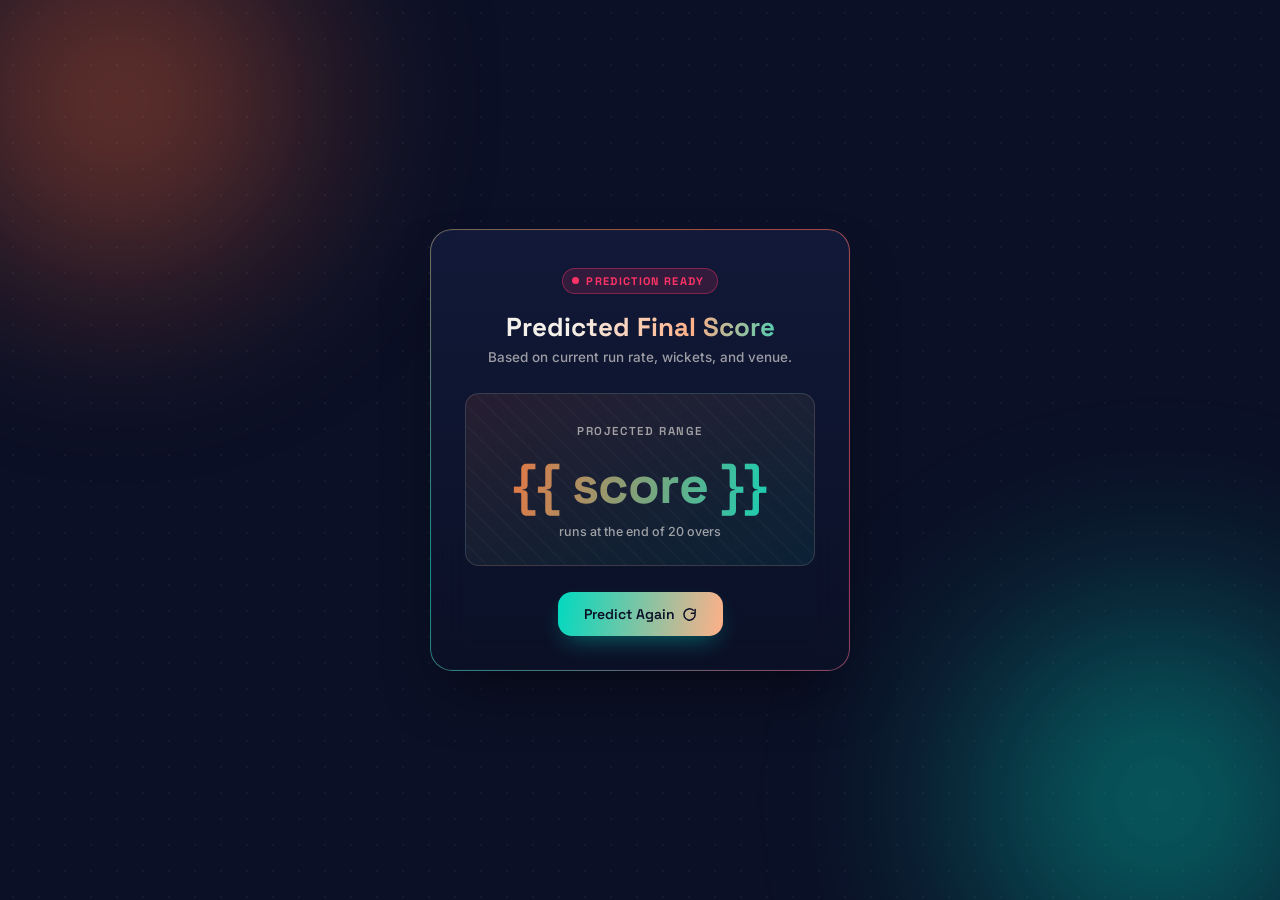
<file: templates/result.html>
<!DOCTYPE html>
<html lang="en">
<head>
<meta charset="UTF-8">
<meta name="viewport" content="width=device-width, initial-scale=1.0">
<title>Predicted Score — IPL Score Predictor</title>
<link rel="stylesheet" href="/static/style.css">
</head>

<body>
<div class="grid-overlay"></div>

<div class="box result-box">

  <span class="live-badge"><span class="live-dot"></span> Prediction Ready</span>

  <h1>Predicted Final Score</h1>
  <p class="subtitle">Based on current run rate, wickets, and venue.</p>

  <div class="scoreboard">
    <div class="score-label">Projected Range</div>
    <h2 class="score">{{ score }}</h2>
    <div class="score-sub">runs at the end of 20 overs</div>
  </div>

  <a href="/" class="again-link">
    Predict Again
    <svg viewBox="0 0 24 24" fill="none" stroke="currentColor" stroke-width="2.4" stroke-linecap="round" stroke-linejoin="round"><path d="M21 12a9 9 0 1 1-3-6.7M21 4v6h-6"/></svg>
  </a>

</div>

</body>
</html>
</file>
<file: static/style.css>
/* ============================================================
   IPL SCORE PREDICTOR — "Floodlight" theme
   Palette: Stadium Night #0B1026, Floodlight Amber #FF6B35,
   Pitch Teal #00D9C0, Live Crimson #FF3366, Chalk #F4F1EA
   ============================================================ */

@import url('https://fonts.googleapis.com/css2?family=Space+Grotesk:wght@500;600;700&family=Inter:wght@400;500;600;700&display=swap');

:root{
  --night:      #0B1026;
  --night-2:    #131A3A;
  --amber:      #FF6B35;
  --amber-soft: #FFB088;
  --teal:       #00D9C0;
  --crimson:    #FF3366;
  --chalk:      #F4F1EA;
  --chalk-dim:  rgba(244,241,234,0.62);
  --glass:      rgba(244,241,234,0.06);
  --glass-brd:  rgba(244,241,234,0.14);

  --radius-lg: 22px;
  --radius-md: 14px;
  --ease: cubic-bezier(.22,1,.36,1);
}

*{ box-sizing:border-box; }

html,body{ height:100%; }

body{
  margin:0;
  min-height:100vh;
  font-family:'Inter', sans-serif;
  color:var(--chalk);
  background: var(--night);
  position:relative;
  overflow-x:hidden;
  display:flex;
  align-items:center;
  justify-content:center;
  padding: 40px 16px;
}

/* --- Ambient floodlight mesh background --- */
body::before,
body::after{
  content:"";
  position:fixed;
  border-radius:50%;
  filter: blur(90px);
  z-index:0;
  opacity:0.55;
  pointer-events:none;
}

body::before{
  width:520px; height:520px;
  top:-160px; left:-140px;
  background: radial-gradient(circle, var(--amber) 0%, transparent 70%);
  animation: float1 14s ease-in-out infinite;
}

body::after{
  width:560px; height:560px;
  bottom:-180px; right:-160px;
  background: radial-gradient(circle, var(--teal) 0%, transparent 70%);
  animation: float2 16s ease-in-out infinite;
}

@keyframes float1{
  0%,100%{ transform: translate(0,0) scale(1); }
  50%{ transform: translate(40px,60px) scale(1.12); }
}
@keyframes float2{
  0%,100%{ transform: translate(0,0) scale(1); }
  50%{ transform: translate(-50px,-40px) scale(1.08); }
}

/* subtle stadium-light grain via repeating dots */
.grid-overlay{
  position:fixed;
  inset:0;
  z-index:0;
  pointer-events:none;
  background-image: radial-gradient(rgba(244,241,234,0.045) 1px, transparent 1px);
  background-size: 26px 26px;
}

/* ============================================================
   CARD
   ============================================================ */
.box{
  position:relative;
  z-index:1;
  width:100%;
  max-width:420px;
  padding:38px 34px 34px;
  border-radius: var(--radius-lg);
  background: linear-gradient(180deg, rgba(19,26,58,0.92), rgba(11,16,38,0.94));
  border: 1px solid var(--glass-brd);
  backdrop-filter: blur(18px);
  box-shadow:
    0 30px 60px -20px rgba(0,0,0,0.6),
    0 0 0 1px rgba(255,255,255,0.02) inset;
  animation: rise .7s var(--ease) both;
}

@keyframes rise{
  from{ opacity:0; transform: translateY(22px) scale(.98); }
  to{ opacity:1; transform: translateY(0) scale(1); }
}

/* animated gradient border ring, the signature detail */
.box::before{
  content:"";
  position:absolute;
  inset:-1px;
  border-radius: inherit;
  padding:1px;
  background: conic-gradient(from 0deg, var(--amber), var(--crimson), var(--teal), var(--amber));
  -webkit-mask: linear-gradient(#000 0 0) content-box, linear-gradient(#000 0 0);
  -webkit-mask-composite: xor;
  mask-composite: exclude;
  opacity:0.55;
  animation: spin 8s linear infinite;
  z-index:-1;
}

@keyframes spin{
  to{ transform: rotate(360deg); }
}

/* --- Live badge --- */
.live-badge{
  display:inline-flex;
  align-items:center;
  gap:7px;
  padding:5px 12px 5px 9px;
  border-radius:999px;
  background: rgba(255,51,102,0.14);
  border:1px solid rgba(255,51,102,0.4);
  font-family:'Space Grotesk', sans-serif;
  font-size:11px;
  font-weight:700;
  letter-spacing:0.12em;
  color:var(--crimson);
  text-transform:uppercase;
  margin-bottom:18px;
}

.live-dot{
  width:7px; height:7px;
  border-radius:50%;
  background:var(--crimson);
  box-shadow:0 0 0 0 rgba(255,51,102,0.6);
  animation: pulse 1.6s ease-out infinite;
}

@keyframes pulse{
  0%{ box-shadow:0 0 0 0 rgba(255,51,102,0.55); }
  70%{ box-shadow:0 0 0 8px rgba(255,51,102,0); }
  100%{ box-shadow:0 0 0 0 rgba(255,51,102,0); }
}

/* --- Headings --- */
h1{
  font-family:'Space Grotesk', sans-serif;
  font-size: 26px;
  line-height:1.2;
  font-weight:700;
  margin:0 0 6px;
  background: linear-gradient(100deg, var(--chalk) 30%, var(--amber-soft) 65%, var(--teal) 100%);
  -webkit-background-clip:text;
  background-clip:text;
  -webkit-text-fill-color:transparent;
}

.subtitle{
  font-size:13.5px;
  color:var(--chalk-dim);
  margin:0 0 28px;
  font-weight:500;
}

.error-banner{
  display:flex;
  align-items:flex-start;
  gap:8px;
  padding:12px 14px;
  margin:-14px 0 20px;
  border-radius: var(--radius-md);
  background: rgba(255,51,102,0.12);
  border:1px solid rgba(255,51,102,0.4);
  color: #FFB3C4;
  font-size:13px;
  font-weight:500;
  line-height:1.4;
  text-align:left;
}

/* ============================================================
   FORM
   ============================================================ */
form{ display:flex; flex-direction:column; }

.field{
  margin-bottom:16px;
  text-align:left;
}

label{
  display:flex;
  align-items:center;
  gap:6px;
  font-family:'Space Grotesk', sans-serif;
  font-size:11.5px;
  font-weight:600;
  letter-spacing:0.06em;
  text-transform:uppercase;
  color:var(--teal);
  margin-bottom:7px;
}

.row-2{
  display:grid;
  grid-template-columns:1fr 1fr;
  gap:12px;
}

.row-3{
  display:grid;
  grid-template-columns:1fr 1fr 1fr;
  gap:10px;
}

select, input{
  width:100%;
  padding:12px 14px;
  font-family:'Inter', sans-serif;
  font-size:14.5px;
  font-weight:500;
  color:var(--chalk);
  background: var(--glass);
  border:1px solid var(--glass-brd);
  border-radius: var(--radius-md);
  outline:none;
  transition: border-color .2s var(--ease), background .2s var(--ease), box-shadow .2s var(--ease);
  appearance:none;
  -webkit-appearance:none;
}

select{
  background-image: url("data:image/svg+xml,%3Csvg xmlns='http://www.w3.org/2000/svg' width='12' height='8' viewBox='0 0 12 8'%3E%3Cpath d='M1 1L6 6L11 1' stroke='%2300D9C0' stroke-width='1.6' fill='none' stroke-linecap='round' stroke-linejoin='round'/%3E%3C/svg%3E");
  background-repeat:no-repeat;
  background-position: right 14px center;
  padding-right:34px;
}

select option{
  background: var(--night-2);
  color: var(--chalk);
}

input::placeholder{ color: rgba(244,241,234,0.35); }

select:hover, input:hover{
  border-color: rgba(244,241,234,0.28);
}

select:focus, input:focus{
  border-color: var(--teal);
  background: rgba(0,217,192,0.06);
  box-shadow: 0 0 0 3px rgba(0,217,192,0.16);
}

input[type="number"]::-webkit-inner-spin-button,
input[type="number"]::-webkit-outer-spin-button{
  opacity:0.5;
}

/* ============================================================
   RADIAL DIAL CONTROLS (Overs / Ball-in-over)
   ============================================================ */
.dial-row{
  display:grid;
  grid-template-columns:1fr 1fr;
  gap:14px;
  margin-top:2px;
}

.dial-row.single{
  grid-template-columns: 1fr;
  justify-items:center;
}

.dial-row.single .dial{
  width:160px;
}

.dial-row.single .dial-svg{
  width:140px;
  height:140px;
}

.dial{
  position:relative;
  display:flex;
  flex-direction:column;
  align-items:center;
  padding:14px 8px 12px;
  border-radius: var(--radius-md);
  background: var(--glass);
  border:1px solid var(--glass-brd);
  transition: border-color .2s var(--ease), box-shadow .2s var(--ease);
}

.dial.dragging{
  border-color: var(--amber);
  box-shadow: 0 0 0 3px rgba(255,107,53,0.16);
}

.dial-svg{
  width:100px;
  height:100px;
  cursor:pointer;
  touch-action:none;
  overflow:visible;
}

.dial-svg:focus-visible{
  outline:2px solid var(--teal);
  outline-offset:4px;
  border-radius:50%;
}

.dial-track{
  fill:none;
  stroke: rgba(244,241,234,0.12);
  stroke-width:8;
}

.dial-hitarea{
  fill: rgba(0,0,0,0.001); /* effectively invisible but still paints, so it receives pointer events */
  stroke: none;
}

.dial-progress{
  fill:none;
  stroke: var(--amber);
  stroke-width:8;
  stroke-linecap:round;
  transform-origin: 60px 60px;
  transform: rotate(-90deg);
  transition: stroke-dashoffset .05s linear;
}

.dial-progress.teal{ stroke: var(--teal); }

.dial-handle{
  fill: var(--amber);
  stroke: var(--night);
  stroke-width:3;
  filter: drop-shadow(0 0 6px rgba(255,107,53,0.7));
  transition: fill .2s;
}

.dial-handle.teal{
  fill: var(--teal);
  filter: drop-shadow(0 0 6px rgba(0,217,192,0.7));
}

.dial-readout{
  position:absolute;
  top:50%;
  left:50%;
  transform: translate(-50%, -50%);
  display:flex;
  flex-direction:column;
  align-items:center;
  pointer-events:none;
}

.dial-value{
  font-family:'Space Grotesk', sans-serif;
  font-size:28px;
  font-weight:700;
  color: var(--chalk);
  line-height:1;
}

.dial-unit{
  font-size:10px;
  font-weight:600;
  letter-spacing:0.08em;
  text-transform:uppercase;
  color: var(--chalk-dim);
  margin-top:3px;
}

.dial-summary{
  margin-top:12px;
  font-size:13px;
  font-weight:500;
  color: var(--chalk-dim);
  text-align:center;
}

.dial-summary strong{
  color: var(--teal);
  font-family:'Space Grotesk', sans-serif;
  font-weight:700;
  font-size:15px;
}

.dial-formula{
  display:block;
  font-size:11px;
  color: rgba(244,241,234,0.4);
  margin-top:2px;
}

/* --- Submit button --- */
button{
  margin-top:10px;
  padding:15px 20px;
  font-family:'Space Grotesk', sans-serif;
  font-size:15px;
  font-weight:700;
  letter-spacing:0.02em;
  color: var(--night);
  background: linear-gradient(100deg, var(--amber) 0%, var(--crimson) 100%);
  border:none;
  border-radius: var(--radius-md);
  cursor:pointer;
  display:flex;
  align-items:center;
  justify-content:center;
  gap:8px;
  box-shadow: 0 10px 24px -8px rgba(255,107,53,0.55);
  transition: transform .18s var(--ease), box-shadow .18s var(--ease), filter .18s var(--ease);
}

button:hover{
  transform: translateY(-2px);
  box-shadow: 0 14px 30px -8px rgba(255,51,102,0.55);
  filter: brightness(1.05);
}

button:active{
  transform: translateY(0);
}

button svg{ width:16px; height:16px; }

/* ============================================================
   RESULT PAGE
   ============================================================ */
.result-box{ text-align:center; }

.score-label{
  font-family:'Space Grotesk', sans-serif;
  font-size:11.5px;
  font-weight:600;
  letter-spacing:0.14em;
  text-transform:uppercase;
  color: var(--chalk-dim);
  margin-bottom:14px;
}

.scoreboard{
  position:relative;
  padding: 30px 10px 26px;
  margin: 0 0 26px;
  border-radius: var(--radius-md);
  background: linear-gradient(160deg, rgba(255,107,53,0.10), rgba(0,217,192,0.08));
  border:1px solid var(--glass-brd);
  overflow:hidden;
}

.scoreboard::before{
  content:"";
  position:absolute;
  inset:0;
  background: repeating-linear-gradient(
    45deg,
    rgba(244,241,234,0.025) 0px,
    rgba(244,241,234,0.025) 2px,
    transparent 2px,
    transparent 14px
  );
}

h2.score{
  position:relative;
  font-family:'Space Grotesk', sans-serif;
  font-size: 52px;
  font-weight:700;
  margin:0;
  letter-spacing:-0.01em;
  background: linear-gradient(100deg, var(--amber) 0%, var(--teal) 100%);
  -webkit-background-clip:text;
  background-clip:text;
  -webkit-text-fill-color:transparent;
  animation: scoreIn .6s var(--ease) both .15s;
}

@keyframes scoreIn{
  from{ opacity:0; transform: scale(.85); }
  to{ opacity:1; transform: scale(1); }
}

.score-sub{
  position:relative;
  font-size:12.5px;
  color: var(--chalk-dim);
  margin-top:6px;
  font-weight:500;
}

.again-link{
  display:inline-flex;
  align-items:center;
  gap:7px;
  font-family:'Space Grotesk', sans-serif;
  font-size:14px;
  font-weight:600;
  color: var(--night);
  text-decoration:none;
  padding:13px 26px;
  border-radius: var(--radius-md);
  background: linear-gradient(100deg, var(--teal), var(--amber-soft));
  box-shadow: 0 10px 24px -8px rgba(0,217,192,0.45);
  transition: transform .18s var(--ease), box-shadow .18s var(--ease);
}

.again-link:hover{
  transform: translateY(-2px);
  box-shadow: 0 14px 30px -8px rgba(0,217,192,0.55);
}

.again-link svg{ width:15px; height:15px; }

/* ============================================================
   RESPONSIVE
   ============================================================ */
@media (max-width:480px){
  .box{ padding:30px 22px 26px; }
  h1{ font-size:22px; }
  h2.score{ font-size:42px; }
  .row-3{ grid-template-columns:1fr; gap:12px; }
}

/* Respect reduced motion */
@media (prefers-reduced-motion: reduce){
  *{ animation-duration:0.01ms !important; animation-iteration-count:1 !important; transition-duration:0.01ms !important; }
  body::before, body::after, .box::before{ animation:none; }
}

/* Keyboard focus visibility */
a:focus-visible, button:focus-visible, select:focus-visible, input:focus-visible{
  outline:2px solid var(--teal);
  outline-offset:2px;
}
</file>
